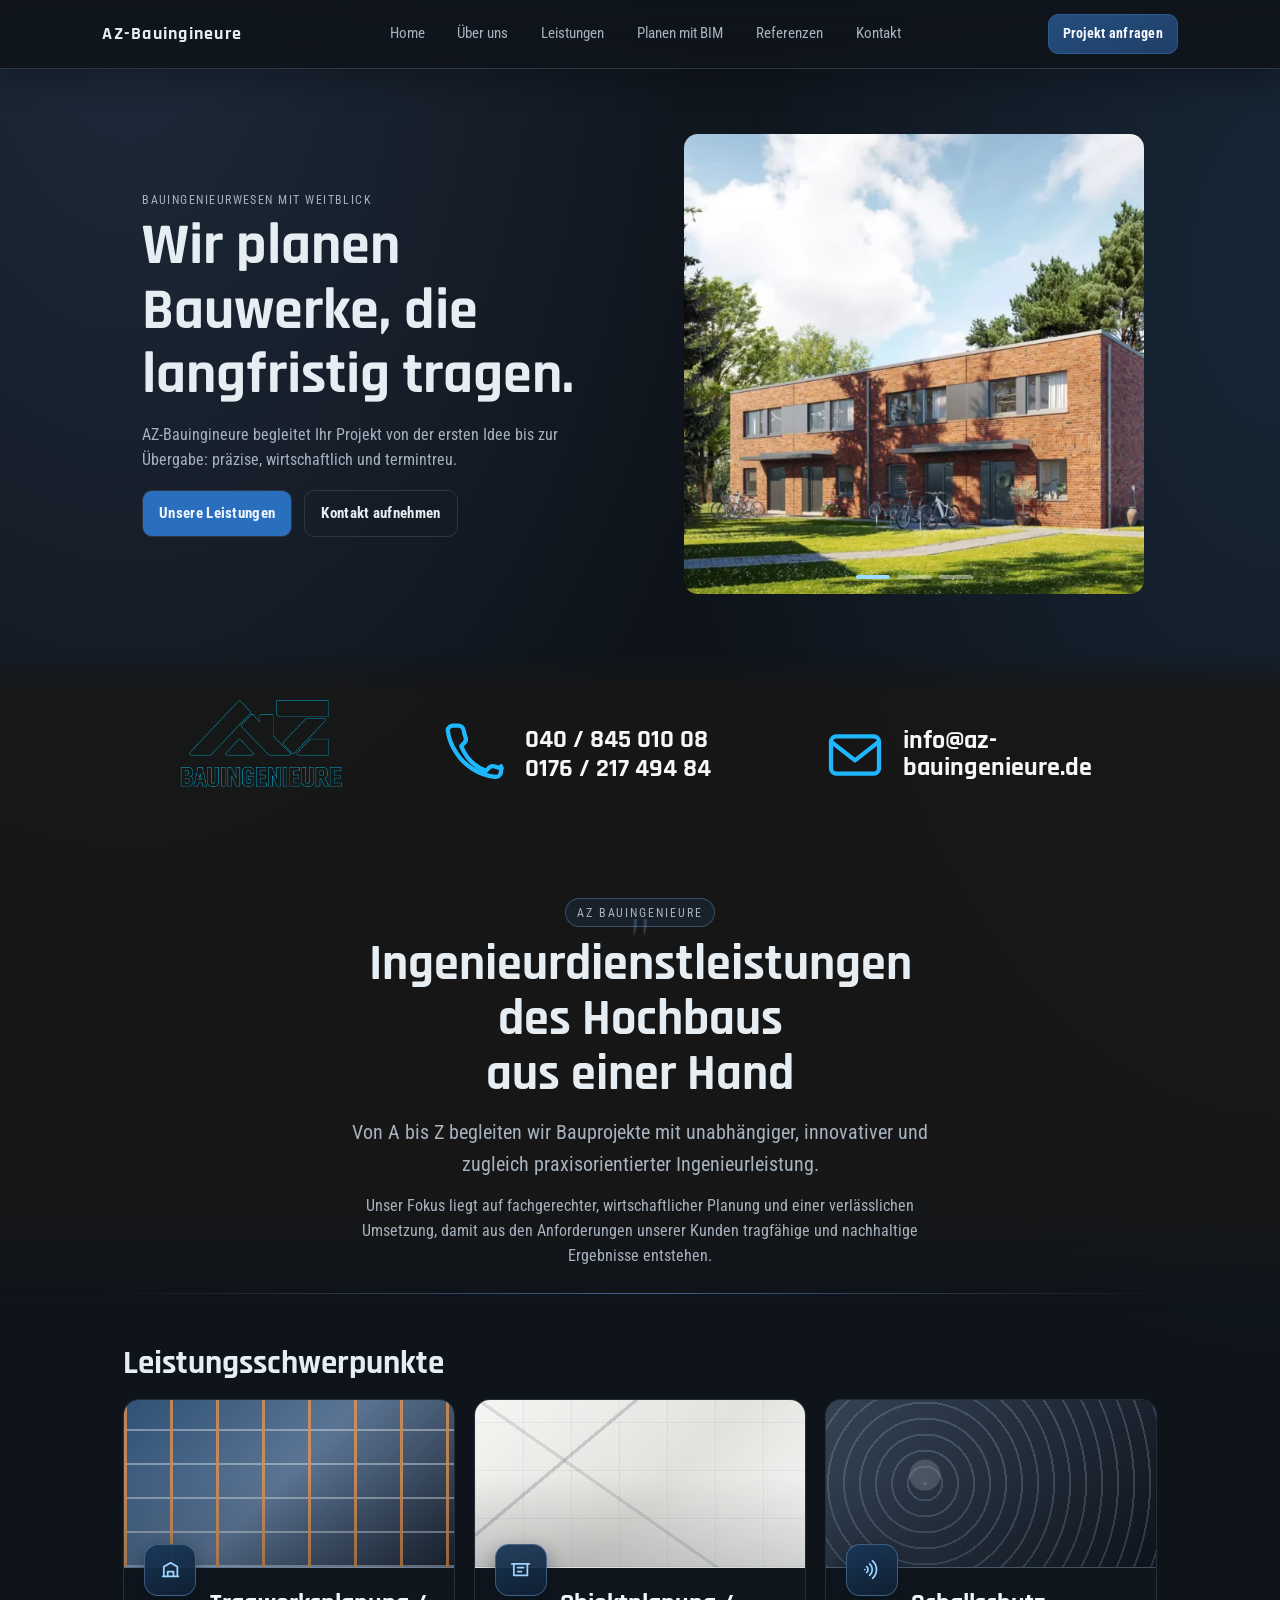
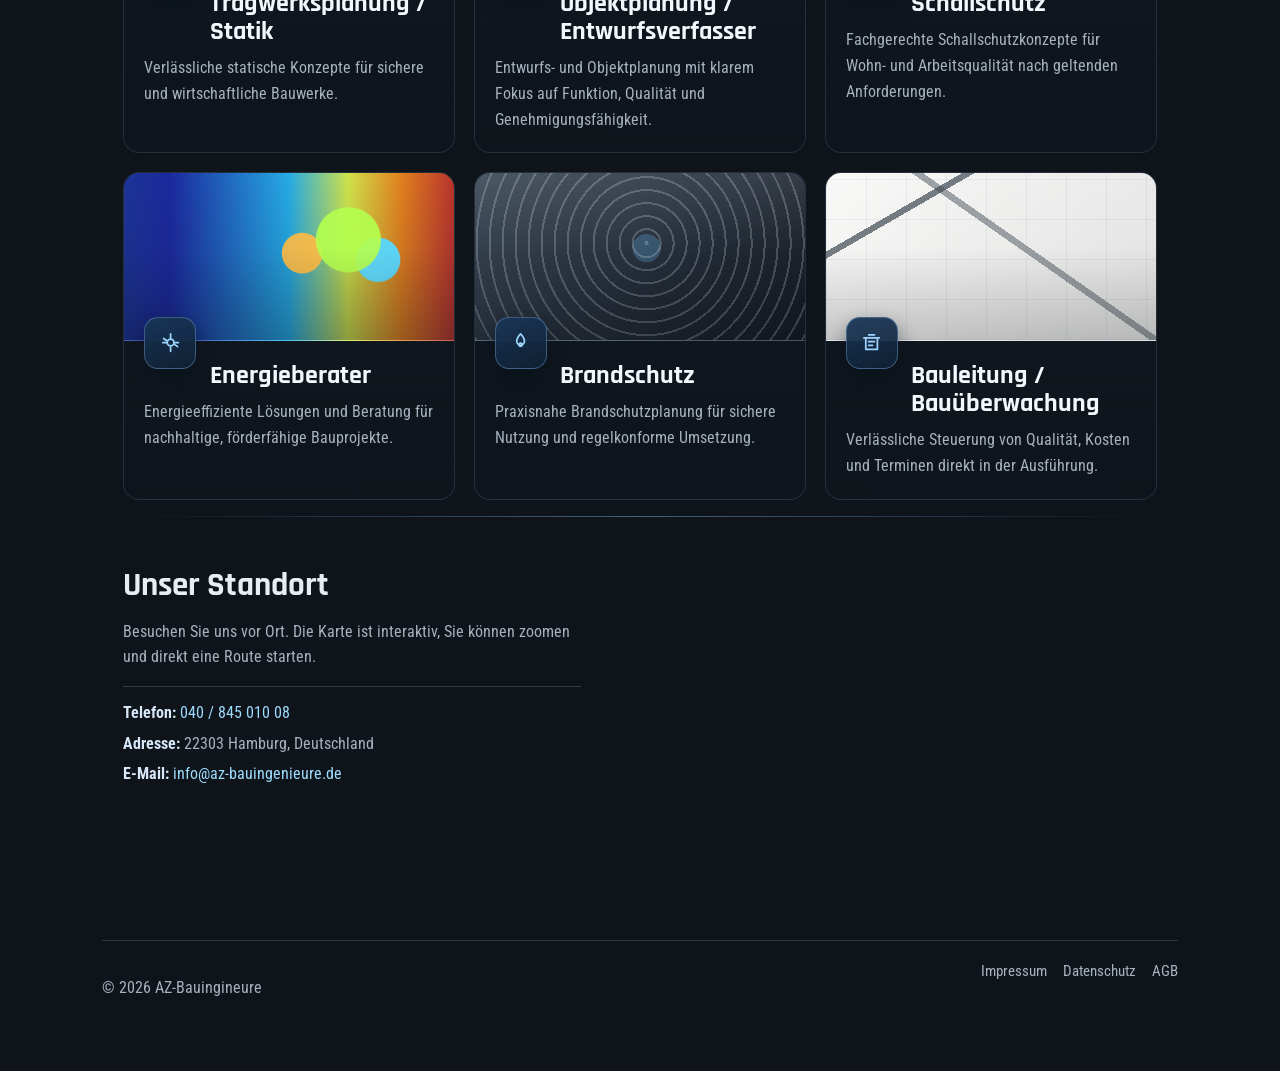
<file: index.html>
<!doctype html>
<html lang="de">
  <head>
  <meta charset="UTF-8" />
  <meta name="viewport" content="width=device-width, initial-scale=1.0" />

  <!-- Titel (wichtig für Google Ranking) -->
  <title>AZ Bauingenieure | Tragwerksplanung, Bauleitung & Sanierung</title>

  <!-- Meta Description (CTR entscheidend) -->
  <meta name="description" content="AZ Bauingenieure – Ihr Partner für Tragwerksplanung, Bauleitung und Sanierung. Kompetent, zuverlässig und alles aus einer Hand." />

  <!-- Keywords (nicht mehr super wichtig, aber okay) -->
  <meta name="keywords" content="Bauingenieur, Tragwerksplanung, Statik, Bauleitung, Sanierung, Ingenieurbüro, Deutschland" />

  <!-- Autor -->
  <meta name="author" content="AZ Bauingenieure" />

  <!-- Robots -->
  <meta name="robots" content="index, follow" />

  <!-- Open Graph (für WhatsApp, LinkedIn etc.) -->
  <meta property="og:title" content="AZ Bauingenieure" />
  <meta property="og:description" content="Tragwerksplanung, Bauleitung und Sanierung aus einer Hand." />
  <meta property="og:image" content="/image.png" />
  <meta property="og:type" content="website" />

  <!-- Twitter -->
  <meta name="twitter:card" content="summary_large_image" />
  <meta name="twitter:title" content="AZ Bauingenieure" />
  <meta name="twitter:description" content="Ihr Ingenieurbüro für Bauplanung & Statik." />
  <meta name="twitter:image" content="/image.png" />

  <!-- Canonical -->
  <link rel="canonical" href="https://az-bauingeneure.vercel.app" />

  <!-- Fonts -->
  <link rel="preconnect" href="https://fonts.googleapis.com" />
  <link rel="preconnect" href="https://fonts.gstatic.com" crossorigin />
  <link href="https://fonts.googleapis.com/css2?family=Rajdhani:wght@500;600;700&family=Roboto+Condensed:wght@300;400;700&display=swap" rel="stylesheet" />

  <!-- CSS -->
  <link rel="stylesheet" href="styles.css" />

  <!-- Favicon -->
  <link rel="icon" type="image/png" href="/image.png" />
</head>
  <body>
    <header class="site-header">
      <a class="logo" href="index.html">AZ-Bauingineure</a>
      <nav class="main-nav" id="main-nav" aria-label="Hauptnavigation">
        <a href="index.html">Home</a>
        <a href="ueber-uns.html">Über uns</a>
        <a href="leistungen.html">Leistungen</a>
        <a href="bim-planung.html">Planen mit BIM</a>
        <a href="referenzen.html">Referenzen</a>
        <a href="kontakt.html">Kontakt</a>
      </nav>
      <div class="header-actions">
        <a class="btn btn-outline" href="#location">Projekt anfragen</a>
        <button class="burger-btn" id="burger-btn" aria-label="Menü öffnen" aria-expanded="false" aria-controls="main-nav">
          <span></span>
          <span></span>
          <span></span>
        </button>
      </div>
    </header>

    <main id="home">
      <section class="hero reveal">
        <div class="hero-copy-block">
          <p class="kicker">Bauingenieurwesen mit Weitblick</p>
          <h1>Wir planen Bauwerke, die langfristig tragen.</h1>
          <p class="hero-copy">
            AZ-Bauingineure begleitet Ihr Projekt von der ersten Idee bis zur
            Übergabe: präzise, wirtschaftlich und termintreu.
          </p>
          <div class="hero-actions">
            <a class="btn" href="leistungen.html">Unsere Leistungen</a>
            <a class="btn btn-light" href="kontakt.html">Kontakt aufnehmen</a>
          </div>
        </div>
        <div class="hero-visual" aria-label="Bauprojekte Slideshow" data-hero-slider>
          <div class="hero-slider" aria-live="polite">
            <img src="building1.png" alt="Modernes Gebaeudeprojekt von AZ Bauingenieure" class="hero-slide is-active" data-hero-slide />
            <img src="building2.png" alt="Architektonisches Bauvorhaben mit klarer Struktur" class="hero-slide" data-hero-slide />
            <img src="building3.png" alt="Zeitgemaesses Gebaeude mit hochwertiger Planung" class="hero-slide" data-hero-slide />
          </div>
          <div class="hero-indicators" aria-label="Slideshow Navigation">
            <button class="hero-indicator is-active" type="button" data-hero-indicator aria-label="Bild 1 anzeigen"></button>
            <button class="hero-indicator" type="button" data-hero-indicator aria-label="Bild 2 anzeigen"></button>
            <button class="hero-indicator" type="button" data-hero-indicator aria-label="Bild 3 anzeigen"></button>
          </div>
        </div>
      </section>

      <section  class="contact-band reveal" aria-label="Kontaktinformationen">
        <div class="contact-band__brand">
          <img src="image.png" alt="AZ Bauingenieure" class="contact-band__logo" />
        </div>
        <div class="contact-band__item">
          <span class="contact-band__icon" aria-hidden="true">
            <svg viewBox="0 0 24 24" role="img">
              <path d="M21 16.2v2a2 2 0 0 1-2.2 2 19.8 19.8 0 0 1-8.6-3.1 19.4 19.4 0 0 1-6-6A19.8 19.8 0 0 1 1 2.6 2 2 0 0 1 3 1h2a2 2 0 0 1 2 1.7c.1.9.4 1.8.7 2.6a2 2 0 0 1-.4 2.1L6.1 8.6a16 16 0 0 0 9.3 9.3l1.2-1.2a2 2 0 0 1 2.1-.4c.8.3 1.7.6 2.6.7A2 2 0 0 1 21 16.2z" />
            </svg>
          </span>
          <div class="contact-band__text">
            <a href="tel:+494084501008">040 / 845 010 08</a>
            <a href="tel:+4917621749484">0176 / 217 494 84</a>
          </div>
        </div>
        <div class="contact-band__item contact-band__item--mail">
          <span class="contact-band__icon" aria-hidden="true">
            <svg viewBox="0 0 24 24" role="img">
              <rect x="3" y="5" width="18" height="14" rx="2" ry="2" />
              <path d="M3 7l9 7 9-7" />
            </svg>
          </span>
          <div class="contact-band__text">
            <a href="mailto:info@az-bauingenieure.de">info@az-bauingenieure.de</a>
          </div>
        </div>
      </section>

      <div class="content-layout">
        <section id="about" class="card reveal section-about section-quote">
          <p class="quote-kicker">AZ Bauingenieure</p>
          <h2>Ingenieurdienstleistungen des Hochbaus aus einer Hand</h2>
          <p class="quote-lead">
            Von A bis Z begleiten wir Bauprojekte mit unabhängiger,
            innovativer und zugleich praxisorientierter Ingenieurleistung.
          </p>
          <p class="quote-support">
            Unser Fokus liegt auf fachgerechter, wirtschaftlicher Planung und
            einer verlässlichen Umsetzung, damit aus den Anforderungen unserer
            Kunden tragfähige und nachhaltige Ergebnisse entstehen.
          </p>
        </section>

        <section id="services" class="card reveal section-services">
          <h2>Leistungsschwerpunkte</h2>
          <div class="service-grid">
            <article class="service-card service-card--statik">
              <div class="service-media" aria-hidden="true"></div>
              <div class="service-body">
                <span class="service-icon" aria-hidden="true">
                  <svg viewBox="0 0 24 24" role="img">
                    <path d="M4 19h16" /><path d="M5 19V9l7-4 7 4v10" /><path d="M9 19v-5h6v5" />
                  </svg>
                </span>
                <h3>Tragwerksplanung / Statik</h3>
                <p>Verlässliche statische Konzepte für sichere und wirtschaftliche Bauwerke.</p>
              </div>
            </article>
            <article class="service-card service-card--objektplanung">
              <div class="service-media" aria-hidden="true"></div>
              <div class="service-body">
                <span class="service-icon" aria-hidden="true">
                  <svg viewBox="0 0 24 24" role="img">
                    <path d="M3 6h18" /><path d="M5 6v12h14V6" /><path d="M9 10h6" /><path d="M9 14h4" />
                  </svg>
                </span>
                <h3>Objektplanung / Entwurfsverfasser</h3>
                <p>Entwurfs- und Objektplanung mit klarem Fokus auf Funktion, Qualität und Genehmigungsfähigkeit.</p>
              </div>
            </article>
            <article class="service-card service-card--schallschutz">
              <div class="service-media" aria-hidden="true"></div>
              <div class="service-body">
                <span class="service-icon" aria-hidden="true">
                  <svg viewBox="0 0 24 24" role="img">
                    <path d="M7 15a4 4 0 0 0 0-6" /><path d="M10 18a8 8 0 0 0 0-12" /><path d="M13 21a12 12 0 0 0 0-18" /><path d="M5 12h.01" />
                  </svg>
                </span>
                <h3>Schallschutz</h3>
                <p>Fachgerechte Schallschutzkonzepte für Wohn- und Arbeitsqualität nach geltenden Anforderungen.</p>
              </div>
            </article>
            <article class="service-card service-card--energie">
              <div class="service-media" aria-hidden="true"></div>
              <div class="service-body">
                <span class="service-icon" aria-hidden="true">
                  <svg viewBox="0 0 24 24" role="img">
                    <path d="M12 3v4" /><path d="M12 17v4" /><path d="M4.8 7.8l2.8 2.1" /><path d="M16.4 14.1l2.8 2.1" /><path d="M4 12h4" /><path d="M16 12h4" /><circle cx="12" cy="12" r="3.5" />
                  </svg>
                </span>
                <h3>Energieberater</h3>
                <p>Energieeffiziente Lösungen und Beratung für nachhaltige, förderfähige Bauprojekte.</p>
              </div>
            </article>
            <article class="service-card service-card--brandschutz">
              <div class="service-media" aria-hidden="true"></div>
              <div class="service-body">
                <span class="service-icon" aria-hidden="true">
                  <svg viewBox="0 0 24 24" role="img">
                    <path d="M12 3s4 4.2 4 7.6A4 4 0 1 1 8 10.6C8 7.2 12 3 12 3z" /><path d="M12 12.5c1 0 1.8.8 1.8 1.8A1.8 1.8 0 0 1 12 16a1.8 1.8 0 0 1-1.8-1.7c0-1 .8-1.8 1.8-1.8z" />
                  </svg>
                </span>
                <h3>Brandschutz</h3>
                <p>Praxisnahe Brandschutzplanung für sichere Nutzung und regelkonforme Umsetzung.</p>
              </div>
            </article>
            <article class="service-card service-card--bauleitung">
              <div class="service-media" aria-hidden="true"></div>
              <div class="service-body">
                <span class="service-icon" aria-hidden="true">
                  <svg viewBox="0 0 24 24" role="img">
                    <path d="M4 7h16" /><path d="M6 7v12h12V7" /><path d="M9 4h6" /><path d="M9 11h6" /><path d="M9 15h4" />
                  </svg>
                </span>
                <h3>Bauleitung / Bauüberwachung</h3>
                <p>Verlässliche Steuerung von Qualität, Kosten und Terminen direkt in der Ausführung.</p>
              </div>
            </article>
          </div>
        </section>

        <section id="location" class="card reveal map-wrap section-location">
          <div>
            <h2>Unser Standort</h2>
            <p>Besuchen Sie uns vor Ort. Die Karte ist interaktiv, Sie können zoomen und direkt eine Route starten.</p>
            <div class="location-contact" aria-label="Standort Kontaktinformationen">
              <p><strong>Telefon:</strong> <a href="tel:+494084501008">040 / 845 010 08</a></p>
              <p><strong>Adresse:</strong> 22303 Hamburg, Deutschland</p>
              <p><strong>E-Mail:</strong> <a href="mailto:info@az-bauingenieure.de">info@az-bauingenieure.de</a></p>
            </div>
          </div>
          <div class="map-frame" role="region" aria-label="Google Maps Standort">
            <iframe
              src="https://www.google.com/maps?q=AZ-Bauingineure%2C%20Hamburger%20Str.%204-8%2C%2021465%20Reinbek&output=embed"
              loading="lazy"
              referrerpolicy="no-referrer-when-downgrade"
              title="Standort AZ-Bauingineure"
            ></iframe>
            <p class="maps-legal">
              Mit dem Laden der Karte akzeptieren Sie die
              <a href="https://policies.google.com/privacy" target="_blank" rel="noopener noreferrer">Datenschutzerklärung von Google</a>.
            </p>
          </div>
        </section>
      </div>
    </main>

    <footer class="site-footer">
      <p>© <span id="year"></span> AZ-Bauingineure</p>
      <div class="footer-links">
        <a href="impressum.html">Impressum</a>
        <a href="datenschutz.html">Datenschutz</a>
        <a href="agb.html">AGB</a>
      </div>
    </footer>

    <script src="script.js"></script>
    <script>
      const burgerBtn = document.getElementById('burger-btn');
      const mainNav = document.getElementById('main-nav');

      burgerBtn.addEventListener('click', () => {
        const isOpen = mainNav.classList.toggle('is-open');
        burgerBtn.classList.toggle('is-open', isOpen);
        burgerBtn.setAttribute('aria-expanded', isOpen);
        burgerBtn.setAttribute('aria-label', isOpen ? 'Menü schließen' : 'Menü öffnen');
      });

      mainNav.querySelectorAll('a').forEach(link => {
        link.addEventListener('click', () => {
          mainNav.classList.remove('is-open');
          burgerBtn.classList.remove('is-open');
          burgerBtn.setAttribute('aria-expanded', 'false');
          burgerBtn.setAttribute('aria-label', 'Menü öffnen');
        });
      });
    </script>
  </body>
</html>
</file>
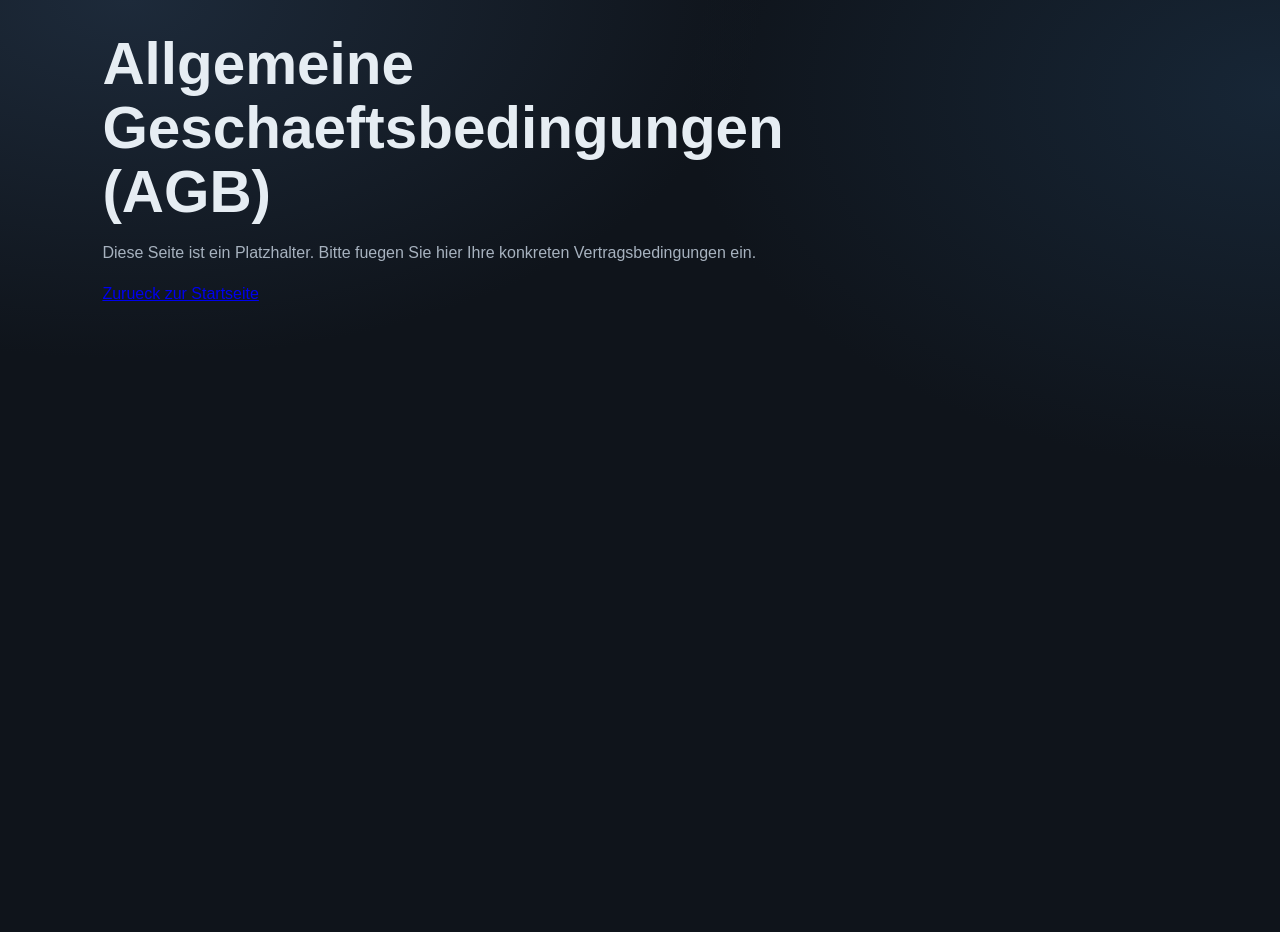
<file: agb.html>
<!doctype html>
<html lang="de">
  <head>
    <meta charset="UTF-8" />
    <meta name="viewport" content="width=device-width, initial-scale=1.0" />
    <title>AGB | AZ-Bauingineure</title>
    <link rel="stylesheet" href="styles.css" />
  </head>
  <body>
    <main class="card" style="margin-top: 2rem">
      <h1>Allgemeine Geschaeftsbedingungen (AGB)</h1>
      <p>
        Diese Seite ist ein Platzhalter. Bitte fuegen Sie hier Ihre konkreten
        Vertragsbedingungen ein.
      </p>
      <p><a href="index.html">Zurueck zur Startseite</a></p>
    </main>
  </body>
</html>
</file>
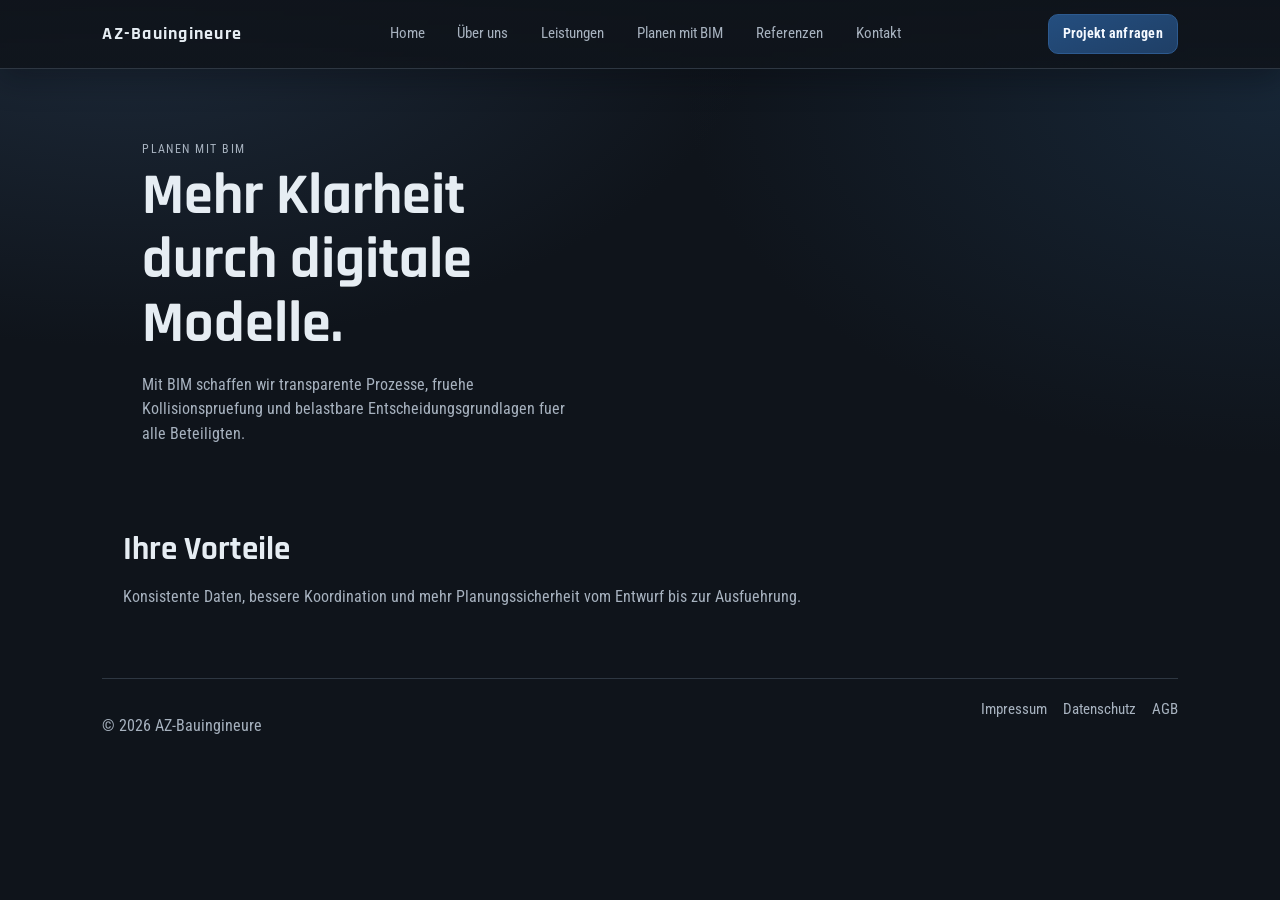
<file: bim-planung.html>
<!doctype html>
<html lang="de">
  <head>
    <meta charset="UTF-8" />
    <meta name="viewport" content="width=device-width, initial-scale=1.0" />
    <title>Planen mit BIM | AZ-Bauingineure</title>
    <meta
      name="description"
      content="Digitale Planungsprozesse mit BIM fuer transparente und koordinierte Projekte." 
    />
    <link rel="preconnect" href="https://fonts.googleapis.com" />
    <link rel="preconnect" href="https://fonts.gstatic.com" crossorigin />
    <link
      href="https://fonts.googleapis.com/css2?family=Rajdhani:wght@500;600;700&family=Roboto+Condensed:wght@300;400;700&display=swap"
      rel="stylesheet"
    />
    <link rel="stylesheet" href="styles.css" />
  </head>
  <body>
    <header class="site-header">
      <a class="logo" href="index.html">AZ-Bauingineure</a>
      <nav class="main-nav" aria-label="Hauptnavigation">
        <a href="index.html">Home</a>
        <a href="ueber-uns.html">Über uns</a>
        <a href="leistungen.html">Leistungen</a>
        <a href="bim-planung.html">Planen mit BIM</a>
        <a href="referenzen.html">Referenzen</a>
        <a href="kontakt.html">Kontakt</a>
      </nav>
      <a class="btn btn-outline" href="kontakt.html">Projekt anfragen</a>
    </header>

    <main>
      <section class="hero reveal">
        <div class="hero-copy-block">
          <p class="kicker">Planen mit BIM</p>
          <h1>Mehr Klarheit durch digitale Modelle.</h1>
          <p class="hero-copy">
            Mit BIM schaffen wir transparente Prozesse, fruehe Kollisionspruefung
            und belastbare Entscheidungsgrundlagen fuer alle Beteiligten.
          </p>
        </div>
      </section>

      <section class="card reveal" style="padding: 1.25rem 1.3rem; margin-bottom: 1rem">
        <h2>Ihre Vorteile</h2>
        <p>
          Konsistente Daten, bessere Koordination und mehr Planungssicherheit
          vom Entwurf bis zur Ausfuehrung.
        </p>
      </section>
    </main>

    <footer class="site-footer">
      <p>© <span id="year"></span> AZ-Bauingineure</p>
      <div class="footer-links">
        <a href="impressum.html">Impressum</a>
        <a href="datenschutz.html">Datenschutz</a>
        <a href="agb.html">AGB</a>
      </div>
    </footer>

    <script src="script.js"></script>
  </body>
</html>
</file>
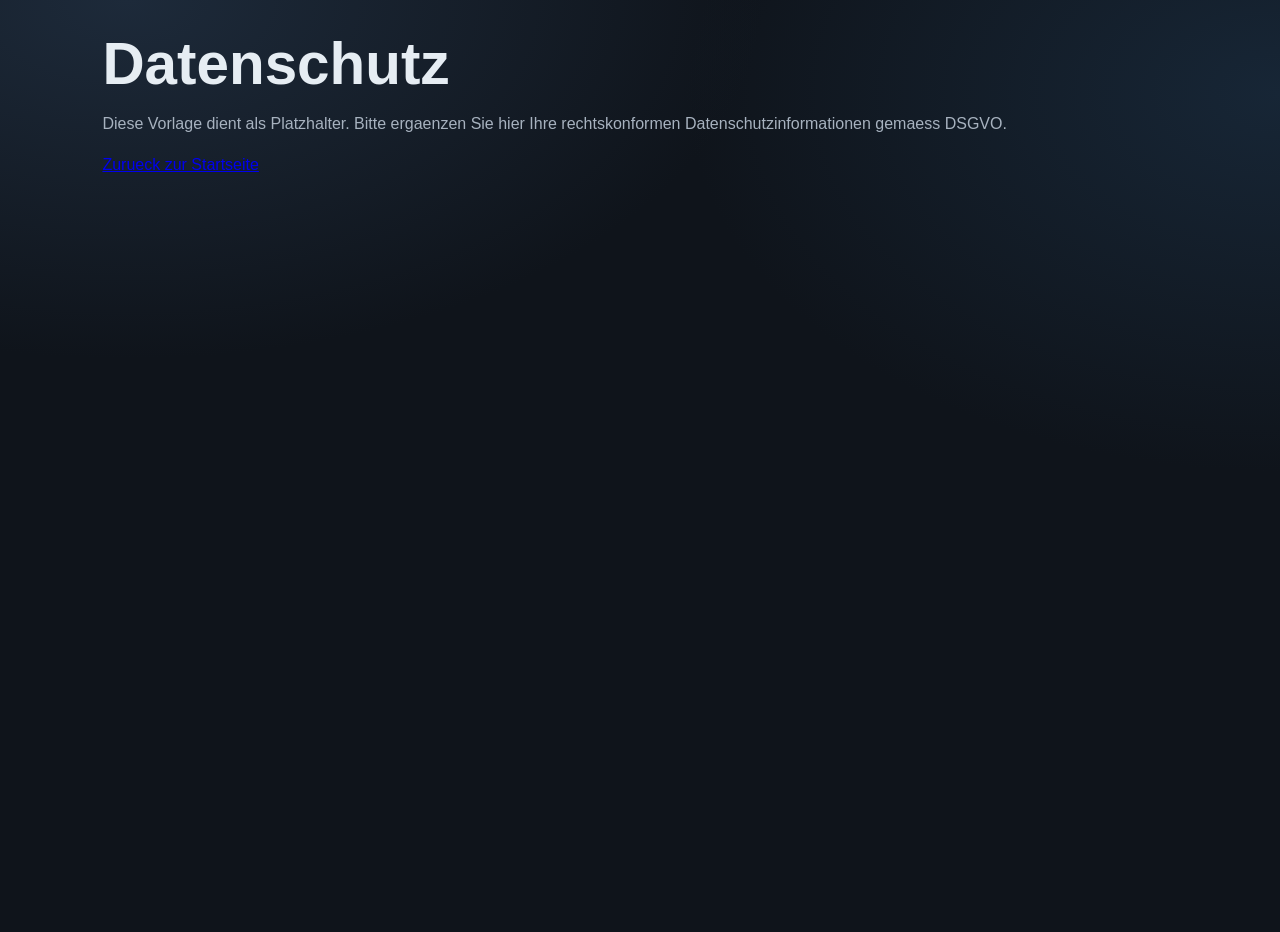
<file: datenschutz.html>
<!doctype html>
<html lang="de">
  <head>
    <meta charset="UTF-8" />
    <meta name="viewport" content="width=device-width, initial-scale=1.0" />
    <title>Datenschutz | AZ-Bauingineure</title>
    <link rel="stylesheet" href="styles.css" />
  </head>
  <body>
    <main class="card" style="margin-top: 2rem">
      <h1>Datenschutz</h1>
      <p>
        Diese Vorlage dient als Platzhalter. Bitte ergaenzen Sie hier Ihre
        rechtskonformen Datenschutzinformationen gemaess DSGVO.
      </p>
      <p><a href="index.html">Zurueck zur Startseite</a></p>
    </main>
  </body>
</html>
</file>
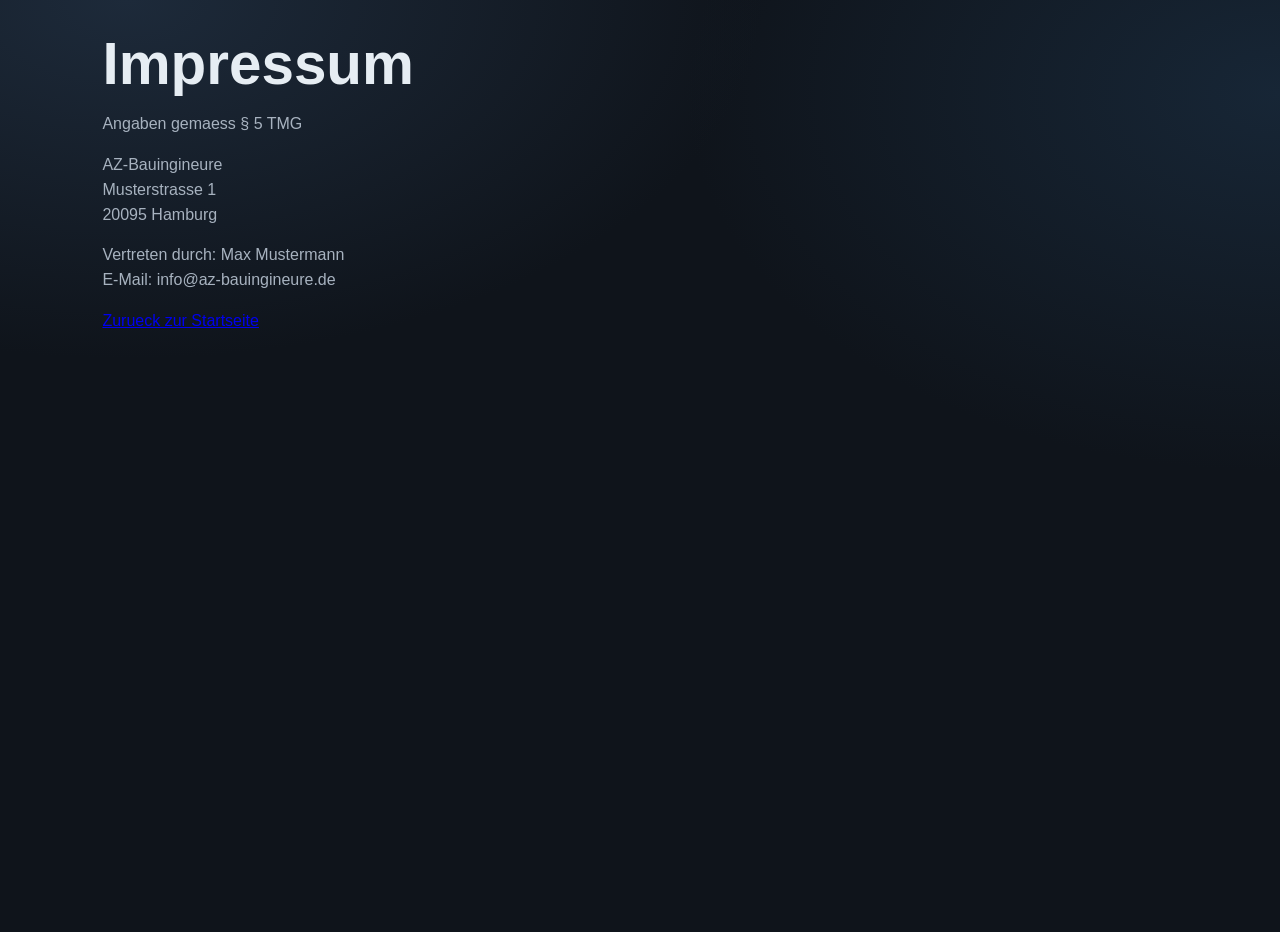
<file: impressum.html>
<!doctype html>
<html lang="de">
  <head>
    <meta charset="UTF-8" />
    <meta name="viewport" content="width=device-width, initial-scale=1.0" />
    <title>Impressum | AZ-Bauingineure</title>
    <link rel="stylesheet" href="styles.css" />
  </head>
  <body>
    <main class="card" style="margin-top: 2rem">
      <h1>Impressum</h1>
      <p>Angaben gemaess § 5 TMG</p>
      <p>
        AZ-Bauingineure<br />
        Musterstrasse 1<br />
        20095 Hamburg
      </p>
      <p>
        Vertreten durch: Max Mustermann<br />
        E-Mail: info@az-bauingineure.de
      </p>
      <p><a href="index.html">Zurueck zur Startseite</a></p>
    </main>
  </body>
</html>
</file>
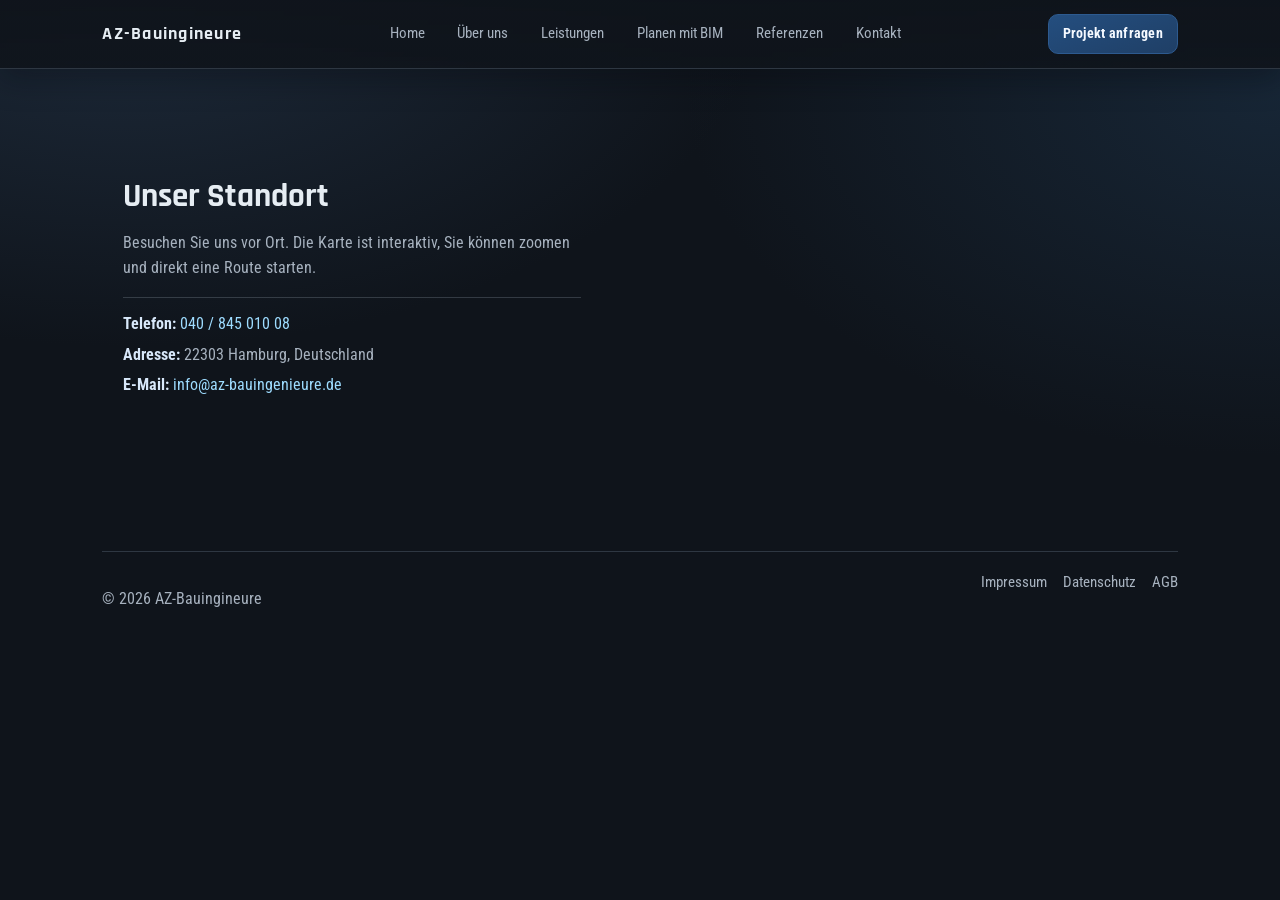
<file: kontakt.html>
<!doctype html>
<html lang="de">
  <head>
    <meta charset="UTF-8" />
    <meta name="viewport" content="width=device-width, initial-scale=1.0" />
    <title>Kontakt | AZ-Bauingineure</title>
    <meta
      name="description"
      content="Kontaktieren Sie AZ-Bauingineure fuer Ihr naechstes Bauprojekt." 
    />
    <link rel="preconnect" href="https://fonts.googleapis.com" />
    <link rel="preconnect" href="https://fonts.gstatic.com" crossorigin />
    <link
      href="https://fonts.googleapis.com/css2?family=Rajdhani:wght@500;600;700&family=Roboto+Condensed:wght@300;400;700&display=swap"
      rel="stylesheet"
    />
    <link rel="stylesheet" href="styles.css" />
  </head>
  <body>
    <header class="site-header">
      <a class="logo" href="index.html">AZ-Bauingineure</a>
      <nav class="main-nav" aria-label="Hauptnavigation">
        <a href="index.html">Home</a>
        <a href="ueber-uns.html">Über uns</a>
        <a href="leistungen.html">Leistungen</a>
        <a href="bim-planung.html">Planen mit BIM</a>
        <a href="referenzen.html">Referenzen</a>
        <a href="kontakt.html">Kontakt</a>
      </nav>
      <a class="btn btn-outline" href="kontakt.html">Projekt anfragen</a>
    </header>

    <main>
      <section style="margin-top: 10vh;" id="location" class="card reveal map-wrap section-location">
        <div>
          <h2>Unser Standort</h2>
          <p>
            Besuchen Sie uns vor Ort. Die Karte ist interaktiv, Sie können
            zoomen und direkt eine Route starten.
          </p>
          <div class="location-contact" aria-label="Standort Kontaktinformationen">
            <p><strong>Telefon:</strong> <a href="tel:+494084501008">040 / 845 010 08</a></p>
            <p><strong>Adresse:</strong> 22303 Hamburg, Deutschland</p>
            <p><strong>E-Mail:</strong> <a href="mailto:info@az-bauingenieure.de">info@az-bauingenieure.de</a></p>
          </div>
        </div>
        <div class="map-frame" role="region" aria-label="Google Maps Standort">
          <iframe
            src="https://www.google.com/maps?q=Hamburg%20Deutschland&output=embed"
            loading="lazy"
            referrerpolicy="no-referrer-when-downgrade"
            title="Standort AZ-Bauingineure"
          ></iframe>
        </div>
      </section>
    </main>

    <footer  class="site-footer">
      <p>© <span id="year"></span> AZ-Bauingineure</p>
      <div class="footer-links">
        <a href="impressum.html">Impressum</a>
        <a href="datenschutz.html">Datenschutz</a>
        <a href="agb.html">AGB</a>
      </div>
    </footer>

    <script src="script.js"></script>
  </body>
</html>
</file>
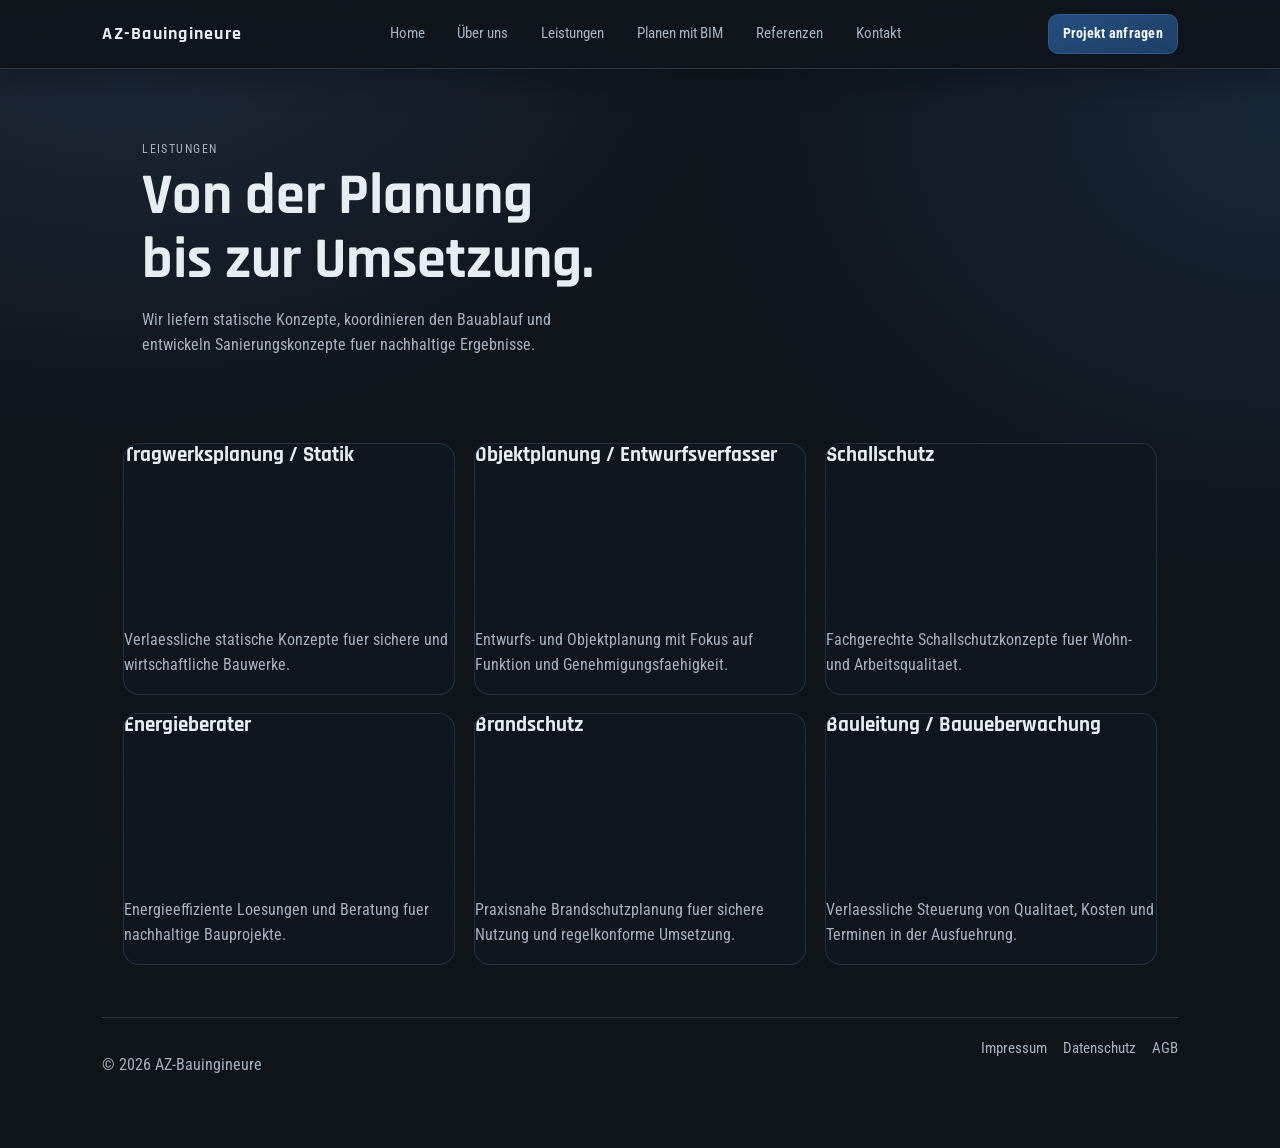
<file: leistungen.html>
<!doctype html>
<html lang="de">
  <head>
    <meta charset="UTF-8" />
    <meta name="viewport" content="width=device-width, initial-scale=1.0" />
    <title>Leistungen | AZ-Bauingineure</title>
    <meta
      name="description"
      content="Leistungen von AZ-Bauingineure: Tragwerksplanung, Bauleitung und Sanierung." 
    />
    <link rel="preconnect" href="https://fonts.googleapis.com" />
    <link rel="preconnect" href="https://fonts.gstatic.com" crossorigin />
    <link
      href="https://fonts.googleapis.com/css2?family=Rajdhani:wght@500;600;700&family=Roboto+Condensed:wght@300;400;700&display=swap"
      rel="stylesheet"
    />
    <link rel="stylesheet" href="styles.css" />
  </head>
  <body>
    <header class="site-header">
      <a class="logo" href="index.html">AZ-Bauingineure</a>
      <nav class="main-nav" aria-label="Hauptnavigation">
        <a href="index.html">Home</a>
        <a href="ueber-uns.html">Über uns</a>
        <a href="leistungen.html">Leistungen</a>
        <a href="bim-planung.html">Planen mit BIM</a>
        <a href="referenzen.html">Referenzen</a>
        <a href="kontakt.html">Kontakt</a>
      </nav>
      <a class="btn btn-outline" href="kontakt.html">Projekt anfragen</a>
    </header>

    <main>
      <section class="hero reveal">
        <div class="hero-copy-block">
          <p class="kicker">Leistungen</p>
          <h1>Von der Planung bis zur Umsetzung.</h1>
          <p class="hero-copy">
            Wir liefern statische Konzepte, koordinieren den Bauablauf und
            entwickeln Sanierungskonzepte fuer nachhaltige Ergebnisse.
          </p>
        </div>
      </section>

      <section class="card reveal" style="padding: 1.25rem 1.3rem; margin-bottom: 1rem">
        <div class="service-grid">
          <article class="service-card">
            <h3>Tragwerksplanung / Statik</h3>
            <p>Verlaessliche statische Konzepte fuer sichere und wirtschaftliche Bauwerke.</p>
          </article>
          <article class="service-card">
            <h3>Objektplanung / Entwurfsverfasser</h3>
            <p>Entwurfs- und Objektplanung mit Fokus auf Funktion und Genehmigungsfaehigkeit.</p>
          </article>
          <article class="service-card">
            <h3>Schallschutz</h3>
            <p>Fachgerechte Schallschutzkonzepte fuer Wohn- und Arbeitsqualitaet.</p>
          </article>
          <article class="service-card">
            <h3>Energieberater</h3>
            <p>Energieeffiziente Loesungen und Beratung fuer nachhaltige Bauprojekte.</p>
          </article>
          <article class="service-card">
            <h3>Brandschutz</h3>
            <p>Praxisnahe Brandschutzplanung fuer sichere Nutzung und regelkonforme Umsetzung.</p>
          </article>
          <article class="service-card">
            <h3>Bauleitung / Bauueberwachung</h3>
            <p>Verlaessliche Steuerung von Qualitaet, Kosten und Terminen in der Ausfuehrung.</p>
          </article>
        </div>
      </section>
    </main>

    <footer class="site-footer">
      <p>© <span id="year"></span> AZ-Bauingineure</p>
      <div class="footer-links">
        <a href="impressum.html">Impressum</a>
        <a href="datenschutz.html">Datenschutz</a>
        <a href="agb.html">AGB</a>
      </div>
    </footer>

    <script src="script.js"></script>
  </body>
</html>
</file>
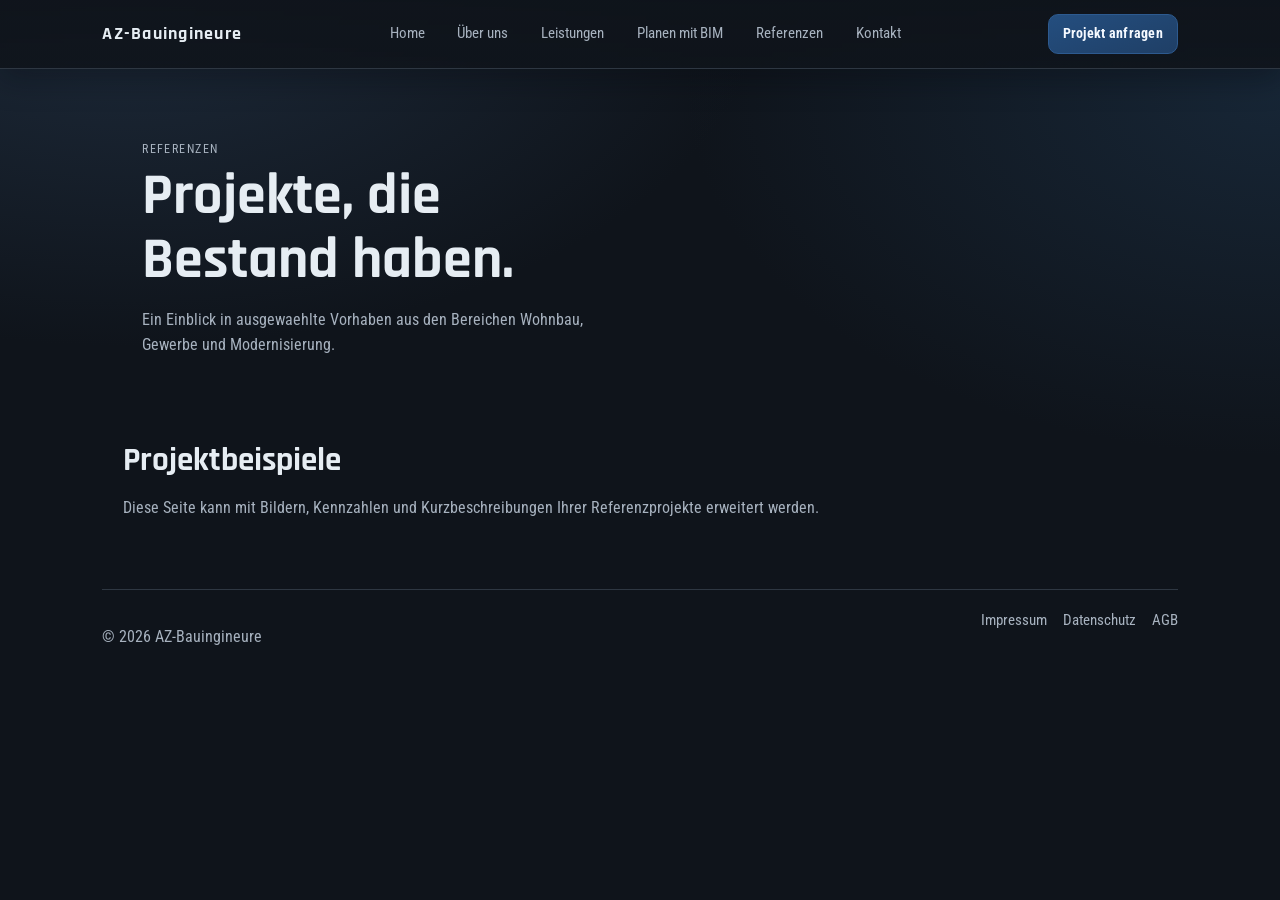
<file: referenzen.html>
<!doctype html>
<html lang="de">
  <head>
    <meta charset="UTF-8" />
    <meta name="viewport" content="width=device-width, initial-scale=1.0" />
    <title>Referenzen | AZ-Bauingineure</title>
    <meta
      name="description"
      content="Ausgewaehlte Referenzen und Projektbeispiele von AZ-Bauingineure." 
    />
    <link rel="preconnect" href="https://fonts.googleapis.com" />
    <link rel="preconnect" href="https://fonts.gstatic.com" crossorigin />
    <link
      href="https://fonts.googleapis.com/css2?family=Rajdhani:wght@500;600;700&family=Roboto+Condensed:wght@300;400;700&display=swap"
      rel="stylesheet"
    />
    <link rel="stylesheet" href="styles.css" />
  </head>
  <body>
    <header class="site-header">
      <a class="logo" href="index.html">AZ-Bauingineure</a>
      <nav class="main-nav" aria-label="Hauptnavigation">
        <a href="index.html">Home</a>
        <a href="ueber-uns.html">Über uns</a>
        <a href="leistungen.html">Leistungen</a>
        <a href="bim-planung.html">Planen mit BIM</a>
        <a href="referenzen.html">Referenzen</a>
        <a href="kontakt.html">Kontakt</a>
      </nav>
      <a class="btn btn-outline" href="kontakt.html">Projekt anfragen</a>
    </header>

    <main>
      <section class="hero reveal">
        <div class="hero-copy-block">
          <p class="kicker">Referenzen</p>
          <h1>Projekte, die Bestand haben.</h1>
          <p class="hero-copy">
            Ein Einblick in ausgewaehlte Vorhaben aus den Bereichen Wohnbau,
            Gewerbe und Modernisierung.
          </p>
        </div>
      </section>

      <section class="card reveal" style="padding: 1.25rem 1.3rem; margin-bottom: 1rem">
        <h2>Projektbeispiele</h2>
        <p>
          Diese Seite kann mit Bildern, Kennzahlen und Kurzbeschreibungen Ihrer
          Referenzprojekte erweitert werden.
        </p>
      </section>
    </main>

    <footer class="site-footer">
      <p>© <span id="year"></span> AZ-Bauingineure</p>
      <div class="footer-links">
        <a href="impressum.html">Impressum</a>
        <a href="datenschutz.html">Datenschutz</a>
        <a href="agb.html">AGB</a>
      </div>
    </footer>

    <script src="script.js"></script>
  </body>
</html>
</file>
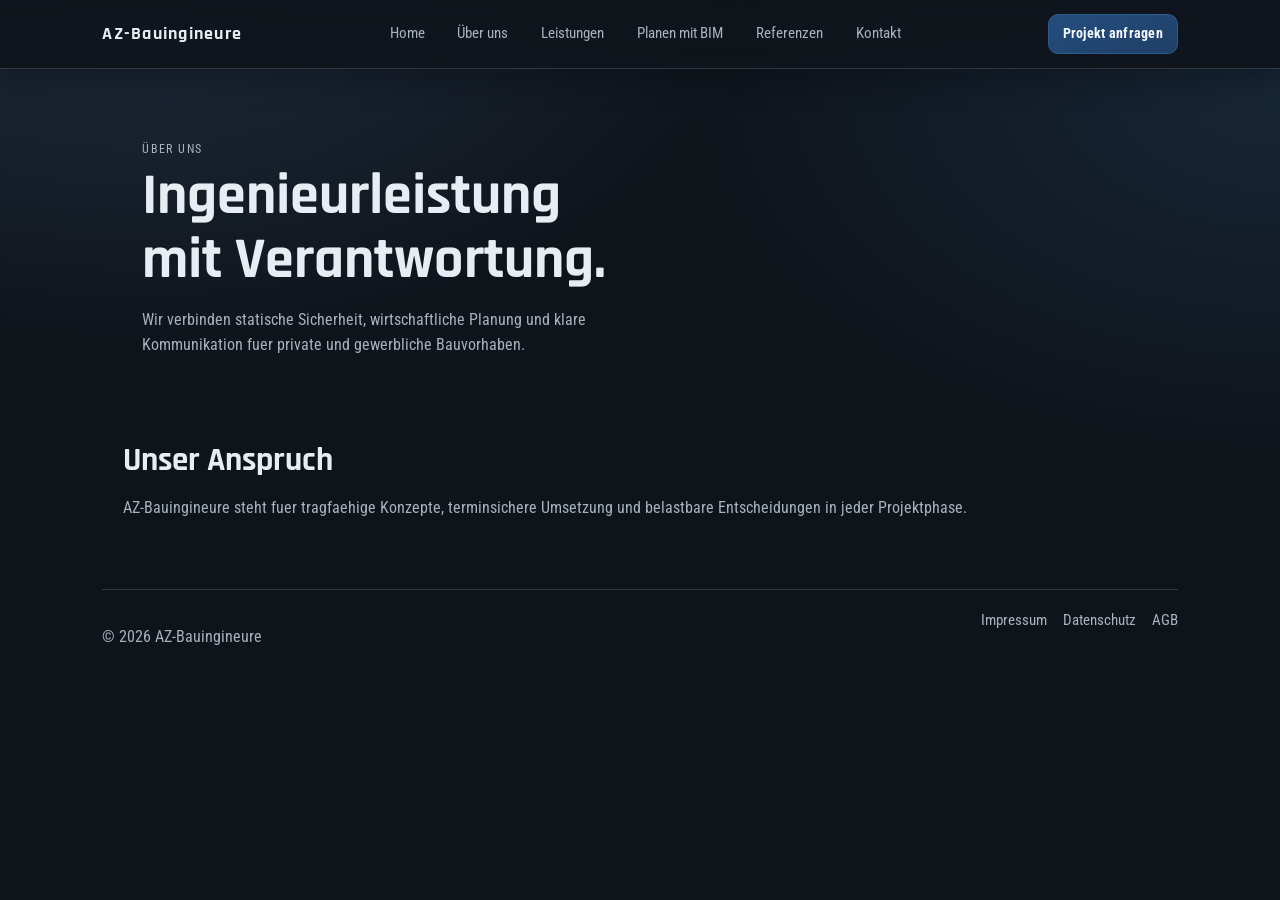
<file: ueber-uns.html>
<!doctype html>
<html lang="de">
  <head>
    <meta charset="UTF-8" />
    <meta name="viewport" content="width=device-width, initial-scale=1.0" />
    <title>Über uns | AZ-Bauingineure</title>
    <meta
      name="description"
      content="Erfahren Sie mehr ueber AZ-Bauingineure, unsere Arbeitsweise und unseren Anspruch." 
    />
    <link rel="preconnect" href="https://fonts.googleapis.com" />
    <link rel="preconnect" href="https://fonts.gstatic.com" crossorigin />
    <link
      href="https://fonts.googleapis.com/css2?family=Rajdhani:wght@500;600;700&family=Roboto+Condensed:wght@300;400;700&display=swap"
      rel="stylesheet"
    />
    <link rel="stylesheet" href="styles.css" />
  </head>
  <body>
    <header class="site-header">
      <a class="logo" href="index.html">AZ-Bauingineure</a>
      <nav class="main-nav" aria-label="Hauptnavigation">
        <a href="index.html">Home</a>
        <a href="ueber-uns.html">Über uns</a>
        <a href="leistungen.html">Leistungen</a>
        <a href="bim-planung.html">Planen mit BIM</a>
        <a href="referenzen.html">Referenzen</a>
        <a href="kontakt.html">Kontakt</a>
      </nav>
      <a class="btn btn-outline" href="kontakt.html">Projekt anfragen</a>
    </header>

    <main>
      <section class="hero reveal">
        <div class="hero-copy-block">
          <p class="kicker">Über uns</p>
          <h1>Ingenieurleistung mit Verantwortung.</h1>
          <p class="hero-copy">
            Wir verbinden statische Sicherheit, wirtschaftliche Planung und
            klare Kommunikation fuer private und gewerbliche Bauvorhaben.
          </p>
        </div>
      </section>

      <section class="card reveal" style="padding: 1.25rem 1.3rem; margin-bottom: 1rem">
        <h2>Unser Anspruch</h2>
        <p>
          AZ-Bauingineure steht fuer tragfaehige Konzepte, terminsichere
          Umsetzung und belastbare Entscheidungen in jeder Projektphase.
        </p>
      </section>
    </main>

    <footer class="site-footer">
      <p>© <span id="year"></span> AZ-Bauingineure</p>
      <div class="footer-links">
        <a href="impressum.html">Impressum</a>
        <a href="datenschutz.html">Datenschutz</a>
        <a href="agb.html">AGB</a>
      </div>
    </footer>

    <script src="script.js"></script>
  </body>
</html>
</file>
<file: styles.css>
:root {
  --bg: #0f141b;
  --surface: #151c25;
  --surface-2: #1d2733;
  --text: #e6edf3;
  --muted: #a7b2bf;
  --line: #2e3742;
  --blue: #2a6fbe;
  --blue-soft: #5b9cde;
  --ok: #5dbb7a;
  --page-gutter: clamp(26px, 8vw, 120px);
  --radius: 16px;
}

* { box-sizing: border-box; }

html, body { margin: 0; padding: 0; }

body {
  font-family: "Roboto Condensed", sans-serif;
  color: var(--text);
  background:
    radial-gradient(90% 70% at 10% 0%, #1d2a3a 0%, transparent 55%),
    radial-gradient(80% 70% at 100% 10%, #172636 0%, transparent 58%),
    var(--bg);
  min-height: 100vh;
  line-height: 1.55;
  overflow-x: hidden;
}

main, .site-footer {
  width: min(1280px, calc(100% - (2 * var(--page-gutter))));
  margin: 0 auto;
}

.site-header {
  display: grid;
  grid-template-columns: auto 1fr auto;
  align-items: center;
  gap: 1.2rem;
  padding: 0.85rem var(--page-gutter);
  width: 100%;
  border-bottom: 1px solid var(--line);
  position: sticky;
  top: 0;
  z-index: 20;
  background: linear-gradient(to bottom, rgba(15, 20, 27, 0.96), rgba(15, 20, 27, 0.9));
  backdrop-filter: blur(4px);
  box-shadow: 0 10px 30px rgba(6, 9, 13, 0.35);
}

.logo {
  text-decoration: none;
  color: var(--text);
  font-family: "Rajdhani", sans-serif;
  font-size: clamp(1.1rem, 1.4vw, 1.35rem);
  font-weight: 700;
  letter-spacing: 0.07em;
  white-space: nowrap;
}

.main-nav {
  display: flex;
  gap: 0.45rem;
  justify-content: center;
  padding: 0;
}

.main-nav a, .footer-links a {
  color: var(--muted);
  text-decoration: none;
  font-size: 0.96rem;
}

.main-nav a {
  padding: 0.45rem 0.8rem;
  border-radius: 999px;
  line-height: 1;
  transition: background-color 0.2s ease, color 0.2s ease;
}

.main-nav a:hover, .footer-links a:hover { color: var(--text); }
.main-nav a:hover { background: #1d2a39; }

/* Header rechte Seite */
.header-actions {
  display: flex;
  align-items: center;
  gap: 0.6rem;
}

.site-header .btn-outline {
  background: linear-gradient(160deg, #244e7f, #1f3f66);
  border-color: #2d5a8f;
  color: #f5f9ff;
  padding: 0.52rem 0.85rem;
  font-size: 0.88rem;
  white-space: nowrap;
}

.site-header .btn-outline:hover { filter: brightness(1.08); }

/* Burger-Button */
.burger-btn {
  display: none;
  flex-direction: column;
  justify-content: center;
  align-items: center;
  gap: 5px;
  width: 36px;
  height: 36px;
  background: transparent;
  border: 1px solid #44607f;
  border-radius: 8px;
  cursor: pointer;
  padding: 0;
  flex-shrink: 0;
}

.burger-btn span {
  display: block;
  width: 18px;
  height: 2px;
  background: var(--text);
  border-radius: 2px;
  transition: transform 0.25s ease, opacity 0.25s ease;
}

.burger-btn.is-open span:nth-child(1) { transform: translateY(7px) rotate(45deg); }
.burger-btn.is-open span:nth-child(2) { opacity: 0; }
.burger-btn.is-open span:nth-child(3) { transform: translateY(-7px) rotate(-45deg); }

/* Hero */
.hero {
  margin: 2rem 0 1.6rem;
  border-radius: var(--radius);
  padding: clamp(1.2rem, 2.6vw, 2.3rem);
  background: transparent;
  display: grid;
  grid-template-columns: 1fr minmax(360px, 1.05fr);
  gap: 1.5rem;
  align-items: center;
}

.hero-copy-block { padding: 0.4rem; }

.kicker {
  text-transform: uppercase;
  letter-spacing: 0.12em;
  color: var(--muted);
  font-size: 0.76rem;
  margin: 0 0 0.3rem;
}

h1, h2, h3 {
  font-family: "Rajdhani", sans-serif;
  line-height: 1.1;
  margin: 0;
  font-weight: 700;
}

h1 { font-size: clamp(2rem, 4.6vw, 3.65rem); margin: 0.2rem 0 1rem; max-width: 15ch; }
h2 { font-size: clamp(1.5rem, 2.6vw, 2.2rem); margin-bottom: 0.6rem; }
h3 { font-size: 1.3rem; margin-bottom: 0.4rem; }

.hero-copy { color: var(--muted); max-width: 56ch; margin-bottom: 0; }

.hero-actions { display: flex; gap: 0.75rem; flex-wrap: wrap; margin-top: 1.1rem; }

.btn {
  display: inline-flex;
  align-items: center;
  justify-content: center;
  border-radius: 10px;
  border: 1px solid var(--line);
  background: var(--blue);
  color: #eff6ff;
  text-decoration: none;
  font-size: 0.96rem;
  font-weight: 700;
  letter-spacing: 0.02em;
  padding: 0.65rem 1rem;
  cursor: pointer;
}

.btn-light { background: transparent; color: var(--text); }
.btn-outline { background: transparent; color: var(--text); border-color: #44607f; }

.hero-visual {
  border-radius: calc(var(--radius) - 2px);
  background: linear-gradient(170deg, rgba(20, 32, 45, 0.64), rgba(10, 15, 22, 0.78));
  width: min(100%, 460px);
  aspect-ratio: 1 / 1;
  min-height: 0;
  position: relative;
  justify-self: end;
  padding: 0;
  overflow: hidden;
}

.hero-slider { position: absolute; inset: 0; }

.hero-slide {
  position: absolute;
  inset: 0;
  width: 100%;
  height: 100%;
  object-fit: cover;
  opacity: 0;
  transform: scale(1.04);
  transition: opacity 0.85s ease, transform 4.2s ease;
}

.hero-slide.is-active { opacity: 1; transform: scale(1.08); }

.hero-indicators {
  position: absolute;
  left: 50%;
  bottom: 0.95rem;
  transform: translateX(-50%);
  display: flex;
  gap: 0.45rem;
  z-index: 2;
}

.hero-indicator {
  width: 34px;
  height: 4px;
  border: 0;
  border-radius: 999px;
  background: rgba(228, 238, 248, 0.4);
  padding: 0;
  cursor: pointer;
  transition: background-color 0.2s ease, transform 0.2s ease;
}

.hero-indicator:hover { transform: translateY(-1px); background: rgba(215, 235, 255, 0.74); }
.hero-indicator.is-active { background: #9edcff; }

/* Contact Band */
.contact-band {
  position: relative;
  isolation: isolate;
  margin: 0;
  width: 100vw;
  margin-left: calc(50% - 50vw);
  margin-right: calc(50% - 50vw);
  padding: 1.6rem var(--page-gutter);
  display: grid;
  grid-template-columns: minmax(180px, 0.9fr) minmax(260px, 1fr) minmax(320px, 1fr);
  gap: 1.5rem;
  align-items: center;
  background: linear-gradient(180deg, rgba(15, 20, 27, 0) 0%, rgba(23, 23, 23, 0.96) 20%, rgba(23, 23, 23, 0.96) 100%);
}

.contact-band__brand { display: flex; justify-content: center; isolation: isolate; }

.contact-band__logo {
  display: block;
  width: min(100%, 230px);
  height: auto;
  object-fit: contain;
  mix-blend-mode: lighten;
  filter: brightness(1.04) contrast(1.18);
}

.contact-band__item { display: flex; align-items: center; gap: 1rem; }
.contact-band__item--mail { justify-content: flex-end; }

.contact-band__icon {
  width: 4rem;
  height: 4rem;
  display: grid;
  place-items: center;
  color: #1fb8ff;
  flex-shrink: 0;
}

.contact-band__icon svg {
  width: 100%;
  height: 100%;
  fill: none;
  stroke: currentColor;
  stroke-width: 1.6;
  stroke-linecap: round;
  stroke-linejoin: round;
}

.contact-band__text { display: grid; gap: 0.15rem; }

.contact-band__text a {
  color: #f6f7f9;
  text-decoration: none;
  font-family: "Rajdhani", sans-serif;
  font-size: clamp(1.25rem, 2vw, 1.9rem);
  font-weight: 700;
  line-height: 1.05;
}

.contact-band__text a:hover { color: #9edcff; }

/* SVG Animations */
.line {
  fill: none;
  stroke: var(--muted);
  stroke-width: 6;
  stroke-linecap: round;
  stroke-linejoin: round;
  stroke-dasharray: 220;
  stroke-dashoffset: 220;
  animation: draw 1.2s linear forwards;
}

.ground, .crane-base, .crane-tower, .crane-arm, .cable, .load-block { stroke: var(--muted); stroke-width: 5; }

.az-piece {
  fill: var(--blue-soft);
  stroke: none;
  opacity: 0;
  transform-box: fill-box;
  transform-origin: center;
  animation: piece-in 0.42s linear forwards;
}

.cutout { fill: #0f141b; opacity: 0; animation: cutout-in 0.2s linear forwards; }

.ground { animation-delay: 0s; }
.crane-base { animation-delay: 0.2s; }
.crane-tower { animation-delay: 0.35s; }
.crane-arm { animation-delay: 0.5s; }
.cable { animation-delay: 0.75s; }
.load-block { animation-delay: 0.95s; fill: transparent; }
.p1 { animation-delay: 1.2s; }
.p2 { animation-delay: 1.55s; }
.p3 { animation-delay: 1.9s; }
.c1 { animation-delay: 2.02s; }
.p4 { animation-delay: 2.25s; }
.p5 { animation-delay: 2.58s; }
.p6 { animation-delay: 2.9s; }
.c2 { animation-delay: 3.03s; }
.load { animation: crane-load 3.2s linear 1 forwards; animation-delay: 1.1s; }

section { margin: 0; padding: 1.6rem 0; }

.card, .service-card { background: transparent; border-radius: var(--radius); }
.card p, .service-card p, #location p { color: var(--muted); }

.content-layout {
  display: grid;
  grid-template-columns: repeat(12, minmax(0, 1fr));
  gap: 1rem;
  margin-bottom: 0.2rem;
}

.section-about, .section-services, .section-location, .section-contact { padding: 1.25rem 1.3rem; }
.section-about { grid-column: 1 / -1; }

.section-quote {
  position: relative;
  padding: clamp(1.8rem, 3.2vw, 2.8rem) var(--page-gutter);
  text-align: center;
  width: 100vw;
  margin-left: calc(50% - 50vw);
  margin-right: calc(50% - 50vw);
  border-radius: 0;
  background: linear-gradient(180deg, rgba(23, 23, 23, 0.96) 0%, rgba(23, 23, 23, 0.96) 74%, rgba(15, 20, 27, 0) 100%);
  overflow: hidden;
}

.section-quote::before {
  content: "\201E";
  position: absolute;
  left: 50%;
  top: 1.1rem;
  transform: translateX(-50%);
  font-family: "Rajdhani", sans-serif;
  font-size: clamp(2.7rem, 6vw, 4.2rem);
  line-height: 1;
  color: rgba(143, 193, 246, 0.22);
  z-index: 1;
}

.section-quote::after {
  content: "";
  position: absolute;
  left: var(--page-gutter);
  right: var(--page-gutter);
  bottom: 1rem;
  height: 1px;
  background: linear-gradient(90deg, rgba(117, 174, 235, 0), rgba(117, 174, 235, 0.5), rgba(117, 174, 235, 0));
}

.quote-kicker {
  display: inline-flex;
  margin: 0 0 0.7rem;
  padding: 0.24rem 0.65rem;
  border-radius: 999px;
  border: 1px solid rgba(111, 171, 235, 0.34);
  background: rgba(28, 45, 63, 0.48);
  text-transform: uppercase;
  letter-spacing: 0.16em;
  font-size: 0.78rem;
  color: #aad6ff;
}

.section-quote h2 { max-width: 22ch; margin: 0 auto 0.95rem; font-size: clamp(2rem, 4vw, 3.1rem); text-wrap: balance; }
.quote-lead { max-width: 60ch; margin: 0 auto 0.85rem; font-size: clamp(1.05rem, 1.6vw, 1.3rem); color: #f1f7ff; text-wrap: pretty; }
.quote-support { max-width: 70ch; margin: 0 auto; text-wrap: pretty; }

.section-services {
  grid-column: 1 / -1;
  position: relative;
  padding-bottom: 2rem;
}

.section-services::after {
  content: "";
  position: absolute;
  left: clamp(1.2rem, 2.2vw, 2.1rem);
  right: clamp(1.2rem, 2.2vw, 2.1rem);
  bottom: 0.9rem;
  height: 1px;
  background: linear-gradient(90deg, rgba(117, 174, 235, 0), rgba(117, 174, 235, 0.5), rgba(117, 174, 235, 0));
}

.section-location { grid-column: 1 / -1; }
.section-contact { grid-column: span 4; }

.service-grid {
  display: grid;
  gap: 1.15rem;
  grid-template-columns: repeat(3, minmax(0, 1fr));
}

.service-card {
  padding: 0;
  background: linear-gradient(180deg, rgba(16, 23, 31, 0.88), rgba(16, 23, 31, 0.62));
  border: 1px solid rgba(122, 151, 183, 0.2);
  min-height: 100%;
  overflow: hidden;
  display: grid;
  grid-template-rows: 168px 1fr;
  transition: transform 0.28s ease, box-shadow 0.28s ease, border-color 0.28s ease;
}

.service-card:hover {
  transform: translateY(-6px);
  border-color: rgba(126, 190, 255, 0.5);
  box-shadow: 0 14px 34px rgba(2, 8, 14, 0.44);
}

.service-media {
  position: relative;
  overflow: hidden;
  border-bottom: 1px solid rgba(177, 201, 227, 0.26);
}

.service-media::before, .service-media::after { content: ""; position: absolute; inset: 0; }
.service-media::after { background: linear-gradient(to top, rgba(8, 12, 18, 0.18), transparent 55%); }

.service-body {
  position: relative;
  padding: 1.35rem 1.25rem 1.2rem;
  background: linear-gradient(180deg, rgba(13, 19, 26, 0), rgba(13, 19, 26, 0.46));
  text-align: left;
}

.service-body h3 { font-size: clamp(1.2rem, 2vw, 1.6rem); color: #f3f8ff; margin-bottom: 0.55rem; padding-left: 4.1rem; }
.service-body p { color: var(--muted); margin: 0; font-size: 1.02rem; line-height: 1.6; }

.service-icon {
  position: absolute;
  top: -1.5rem;
  left: 1.25rem;
  width: 3.25rem;
  height: 3.25rem;
  display: grid;
  place-items: center;
  border-radius: 14px;
  border: 1px solid rgba(133, 187, 243, 0.36);
  background: linear-gradient(160deg, rgba(24, 54, 87, 0.95), rgba(17, 33, 53, 0.92));
  box-shadow: 0 9px 20px rgba(7, 16, 27, 0.48);
}

.service-icon svg {
  width: 1.45rem;
  height: 1.45rem;
  fill: none;
  stroke: #9ed4ff;
  stroke-width: 1.8;
  stroke-linecap: round;
  stroke-linejoin: round;
}

.section-services > h2 { margin-bottom: 1.05rem; }

.service-card--statik .service-media {
  background:
    linear-gradient(rgba(10, 24, 41, 0.18), rgba(10, 24, 41, 0.18)),
    linear-gradient(135deg, #375d86 0%, #6d89ab 48%, #1d2531 100%);
}
.service-card--statik .service-media::before {
  background:
    repeating-linear-gradient(90deg, rgba(244, 153, 74, 0.95) 0 3px, transparent 3px 46px),
    repeating-linear-gradient(0deg, rgba(233, 238, 242, 0.55) 0 2px, transparent 2px 34px);
  opacity: 0.75;
}

.service-card--objektplanung .service-media {
  background:
    linear-gradient(rgba(255, 255, 255, 0.2), rgba(255, 255, 255, 0.08)),
    linear-gradient(135deg, #f3f3f1 0%, #dbdbd7 55%, #fafafa 100%);
}
.service-card--objektplanung .service-media::before {
  background:
    linear-gradient(140deg, transparent 0 30%, rgba(54, 62, 71, 0.2) 30% 31%, transparent 31% 100%),
    linear-gradient(35deg, transparent 0 42%, rgba(54, 62, 71, 0.14) 42% 43%, transparent 43% 100%),
    repeating-linear-gradient(90deg, rgba(86, 98, 110, 0.08) 0 1px, transparent 1px 48px),
    repeating-linear-gradient(0deg, rgba(86, 98, 110, 0.08) 0 1px, transparent 1px 48px);
}

.service-card--schallschutz .service-media {
  background:
    radial-gradient(circle at 30% 45%, rgba(255, 255, 255, 0.18) 0 6%, transparent 6.5%),
    linear-gradient(135deg, #2d394a 0%, #10151d 100%);
}
.service-card--schallschutz .service-media::before {
  background:
    repeating-radial-gradient(circle at 30% 50%, rgba(124, 154, 182, 0.3) 0 2px, transparent 2px 16px),
    linear-gradient(90deg, rgba(79, 102, 125, 0.2), rgba(79, 102, 125, 0));
}

.service-card--energie .service-media {
  background: linear-gradient(90deg, #2038a6 0%, #1f2caf 14%, #2ac0ff 50%, #ecff4f 68%, #ff8f1e 84%, #d1382e 100%);
}
.service-card--energie .service-media::before {
  background:
    radial-gradient(circle at 68% 40%, rgba(180, 255, 78, 0.9) 0 13%, transparent 13.5%),
    radial-gradient(circle at 54% 48%, rgba(255, 186, 66, 0.9) 0 10%, transparent 10.5%),
    radial-gradient(circle at 77% 52%, rgba(88, 215, 255, 0.95) 0 8%, transparent 8.5%),
    linear-gradient(0deg, rgba(8, 18, 36, 0.28), rgba(8, 18, 36, 0.12));
}

.service-card--brandschutz .service-media {
  background:
    radial-gradient(circle at 52% 45%, rgba(104, 190, 255, 0.26) 0 7%, transparent 7.5%),
    linear-gradient(145deg, #3d4a58 0%, #222a35 60%, #121820 100%);
}
.service-card--brandschutz .service-media::before {
  background:
    repeating-radial-gradient(circle at 52% 42%, rgba(231, 239, 246, 0.22) 0 2px, transparent 2px 13px),
    linear-gradient(180deg, rgba(255, 255, 255, 0.08), transparent 48%);
}

.service-card--bauleitung .service-media {
  background:
    linear-gradient(rgba(255, 255, 255, 0.26), rgba(255, 255, 255, 0.12)),
    linear-gradient(135deg, #f7f7f5 0%, #d8d9d8 100%);
}
.service-card--bauleitung .service-media::before {
  background:
    linear-gradient(150deg, transparent 0 22%, rgba(62, 72, 82, 0.7) 22% 24%, transparent 24% 100%),
    linear-gradient(35deg, transparent 0 57%, rgba(62, 72, 82, 0.48) 57% 59%, transparent 59% 100%),
    repeating-linear-gradient(90deg, rgba(82, 92, 103, 0.08) 0 1px, transparent 1px 40px),
    repeating-linear-gradient(0deg, rgba(82, 92, 103, 0.08) 0 1px, transparent 1px 40px);
}

.map-wrap { display: grid; grid-template-columns: 0.9fr 1.1fr; gap: 1rem; align-items: stretch; }

.location-contact {
  margin-top: 1rem;
  padding-top: 0.9rem;
  border-top: 1px solid rgba(167, 178, 191, 0.24);
  display: grid;
  gap: 0.35rem;
}

.location-contact p { margin: 0; color: var(--text); }
.location-contact strong { color: #d8e8fa; }
.location-contact a { color: #9edcff; text-decoration: none; }
.location-contact a:hover { color: #c3ebff; }

.map-frame { border-radius: 12px; overflow: hidden; min-height: 320px; background: transparent; }
.map-frame iframe { border: 0; width: 100%; height: 100%; }

.contact-form { margin-top: 1rem; display: grid; gap: 0.8rem; }

.section-contact {
  position: relative;
  background:
    radial-gradient(120% 120% at 100% 0%, rgba(54, 115, 179, 0.2), transparent 54%),
    linear-gradient(165deg, rgba(18, 26, 35, 0.86), rgba(14, 21, 29, 0.78));
  border: 1px solid rgba(115, 165, 216, 0.28);
  box-shadow: 0 16px 38px rgba(4, 10, 17, 0.42);
}

.contact-kicker { margin: 0 0 0.45rem; text-transform: uppercase; letter-spacing: 0.14em; font-size: 0.76rem; color: #8ec8ff; }
.contact-intro { margin: 0; color: #d4e4f5; }
.contact-quick { margin-top: 0.9rem; display: grid; gap: 0.5rem; }

.contact-quick__item {
  text-decoration: none;
  color: #ecf5ff;
  background: rgba(26, 45, 64, 0.6);
  border: 1px solid rgba(131, 177, 224, 0.28);
  border-radius: 11px;
  padding: 0.55rem 0.7rem;
  transition: border-color 0.2s ease, background-color 0.2s ease;
}

.contact-quick__item:hover { border-color: rgba(160, 205, 247, 0.62); background: rgba(34, 58, 81, 0.72); }

.contact-form__row { display: grid; grid-template-columns: 1fr 1fr; gap: 0.7rem; }
.contact-field { display: grid; gap: 0.32rem; }

.contact-form label { font-weight: 700; color: #eef5fd; margin-top: 0.1rem; }

.contact-form input, .contact-form textarea {
  width: 100%;
  border: 1px solid rgba(120, 157, 194, 0.36);
  border-radius: 12px;
  padding: 0.72rem 0.78rem;
  font: inherit;
  color: #f3f8ff;
  background: rgba(12, 18, 25, 0.62);
}

.contact-form input::placeholder, .contact-form textarea::placeholder { color: #8ea8c1; }

.contact-form input:focus, .contact-form textarea:focus {
  outline: 1px solid #88c2fb;
  border-color: #88c2fb;
  box-shadow: 0 0 0 3px rgba(99, 166, 233, 0.2);
}

#formStatus { min-height: 1.3rem; margin: 0.2rem 0 0; color: var(--ok); font-weight: 700; }
.contact-submit { width: 100%; margin-top: 0.2rem; padding-top: 0.75rem; padding-bottom: 0.75rem; }

.site-footer {
  margin: 2rem auto 1.5rem;
  padding: 1.2rem 0 1.9rem;
  border-top: 1px solid var(--line);
  display: flex;
  justify-content: space-between;
  gap: 0.8rem;
  flex-wrap: wrap;
  color: var(--muted);
}

.footer-links { display: flex; gap: 1rem; flex-wrap: wrap; }

.reveal {
  opacity: 0;
  transform: translateY(32px);
  animation: riseIn 1.15s cubic-bezier(0.22, 0.68, 0.46, 1) forwards;
}

.reveal:nth-of-type(2) { animation-delay: 0.18s; }
.reveal:nth-of-type(3) { animation-delay: 0.36s; }
.reveal:nth-of-type(4) { animation-delay: 0.54s; }
.reveal:nth-of-type(5) { animation-delay: 0.72s; }
.reveal:nth-of-type(6) { animation-delay: 0.90s; }
.reveal:nth-of-type(7) { animation-delay: 1.08s; }
.reveal:nth-of-type(8) { animation-delay: 1.26s; }

@keyframes draw { to { stroke-dashoffset: 0; } }

@keyframes crane-load {
  0% { transform: translateX(0) translateY(0); }
  20% { transform: translateX(-30px) translateY(8px); }
  45% { transform: translateX(-74px) translateY(22px); }
  60% { transform: translateX(-86px) translateY(20px); }
  80% { transform: translateX(-48px) translateY(9px); }
  100% { transform: translateX(0) translateY(0); }
}

@keyframes piece-in {
  from { opacity: 0; transform: translateY(-14px) scale(0.92); }
  to { opacity: 1; transform: translateY(0) scale(1); }
}

@keyframes cutout-in {
  from { opacity: 0; }
  to { opacity: 1; }
}

@keyframes riseIn {
  to { opacity: 1; transform: translateY(0); }
}

/* ─── Tablet & Mobile ─────────────────────────────────────── */
@media (max-width: 980px) {
  .site-header {
    grid-template-columns: auto 1fr auto;
    gap: 0.6rem;
    padding: 0.75rem 1.1rem;
    position: sticky;
  }

  /* Nav als Dropdown verstecken */
  .main-nav {
    display: none;
    position: absolute;
    top: 100%;
    left: 0;
    right: 0;
    flex-direction: column;
    gap: 0;
    background: rgba(11, 16, 23, 0.97);
    backdrop-filter: blur(10px);
    border-bottom: 1px solid var(--line);
    padding: 0.4rem 0;
    z-index: 19;
  }

  .main-nav.is-open { display: flex; }

  .main-nav a {
    padding: 0.9rem 1.4rem;
    border-radius: 0;
    font-size: 1.05rem;
    border-bottom: 1px solid rgba(46, 55, 66, 0.5);
  }

  .main-nav a:last-child { border-bottom: none; }

  /* Burger einblenden */
  .burger-btn { display: flex; }

  .hero { grid-template-columns: 1fr; padding: 1.1rem; }

  .contact-band {
    width: 100vw;
    margin-left: calc(50% - 50vw);
    margin-right: calc(50% - 50vw);
    grid-template-columns: 1fr;
    justify-items: center;
    text-align: center;
    padding: 1.25rem var(--page-gutter);
  }

  .contact-band__item, .contact-band__item--mail { justify-content: center; }

  .content-layout { grid-template-columns: repeat(6, minmax(0, 1fr)); }

  .section-about, .section-services, .section-location, .section-contact { grid-column: span 6; }

  .service-grid { grid-template-columns: repeat(2, minmax(0, 1fr)); }
  .map-wrap { grid-template-columns: 1fr; }
  .hero-visual { width: min(100%, 390px); justify-self: center; }
}

@media (max-width: 560px) {
  main, .site-footer { width: min(1280px, calc(100% - 2rem)); }

  .hero { padding: 1rem; }

  .contact-band { padding: 1rem; gap: 1rem; }
  .contact-band__icon { width: 3rem; height: 3rem; }
  .contact-band__item { flex-direction: column; gap: 0.45rem; }
  .contact-band__text a { font-size: 1.1rem; }

  .section-about, .section-services, .section-location, .section-contact { padding: 1rem; }

  .section-quote { padding: 1.45rem 1.15rem; text-align: center; }
  .section-quote h2, .quote-lead, .quote-support { margin-left: auto; margin-right: auto; }

  .main-nav a { padding: 0.85rem 1.2rem; font-size: 1rem; }

  .service-grid { grid-template-columns: 1fr; }
  .service-card { grid-template-rows: 148px 1fr; }

  .service-body { padding: 1.25rem 1rem 1.05rem; text-align: center; }
  .service-icon { position: static; margin: 0 auto 0.65rem; width: 3rem; height: 3rem; }
  .service-body h3 { padding-left: 0; }
  .service-icon svg { width: 1.35rem; height: 1.35rem; }

  .contact-form__row { grid-template-columns: 1fr; gap: 0.55rem; }
}

@media (prefers-reduced-motion: reduce) {
  .reveal, .line, .load, .az-piece, .cutout {
    animation: none;
    opacity: 1;
    transform: none;
    stroke-dashoffset: 0;
  }
  .hero-slide { transition: none; transform: none; }
}
</file>
